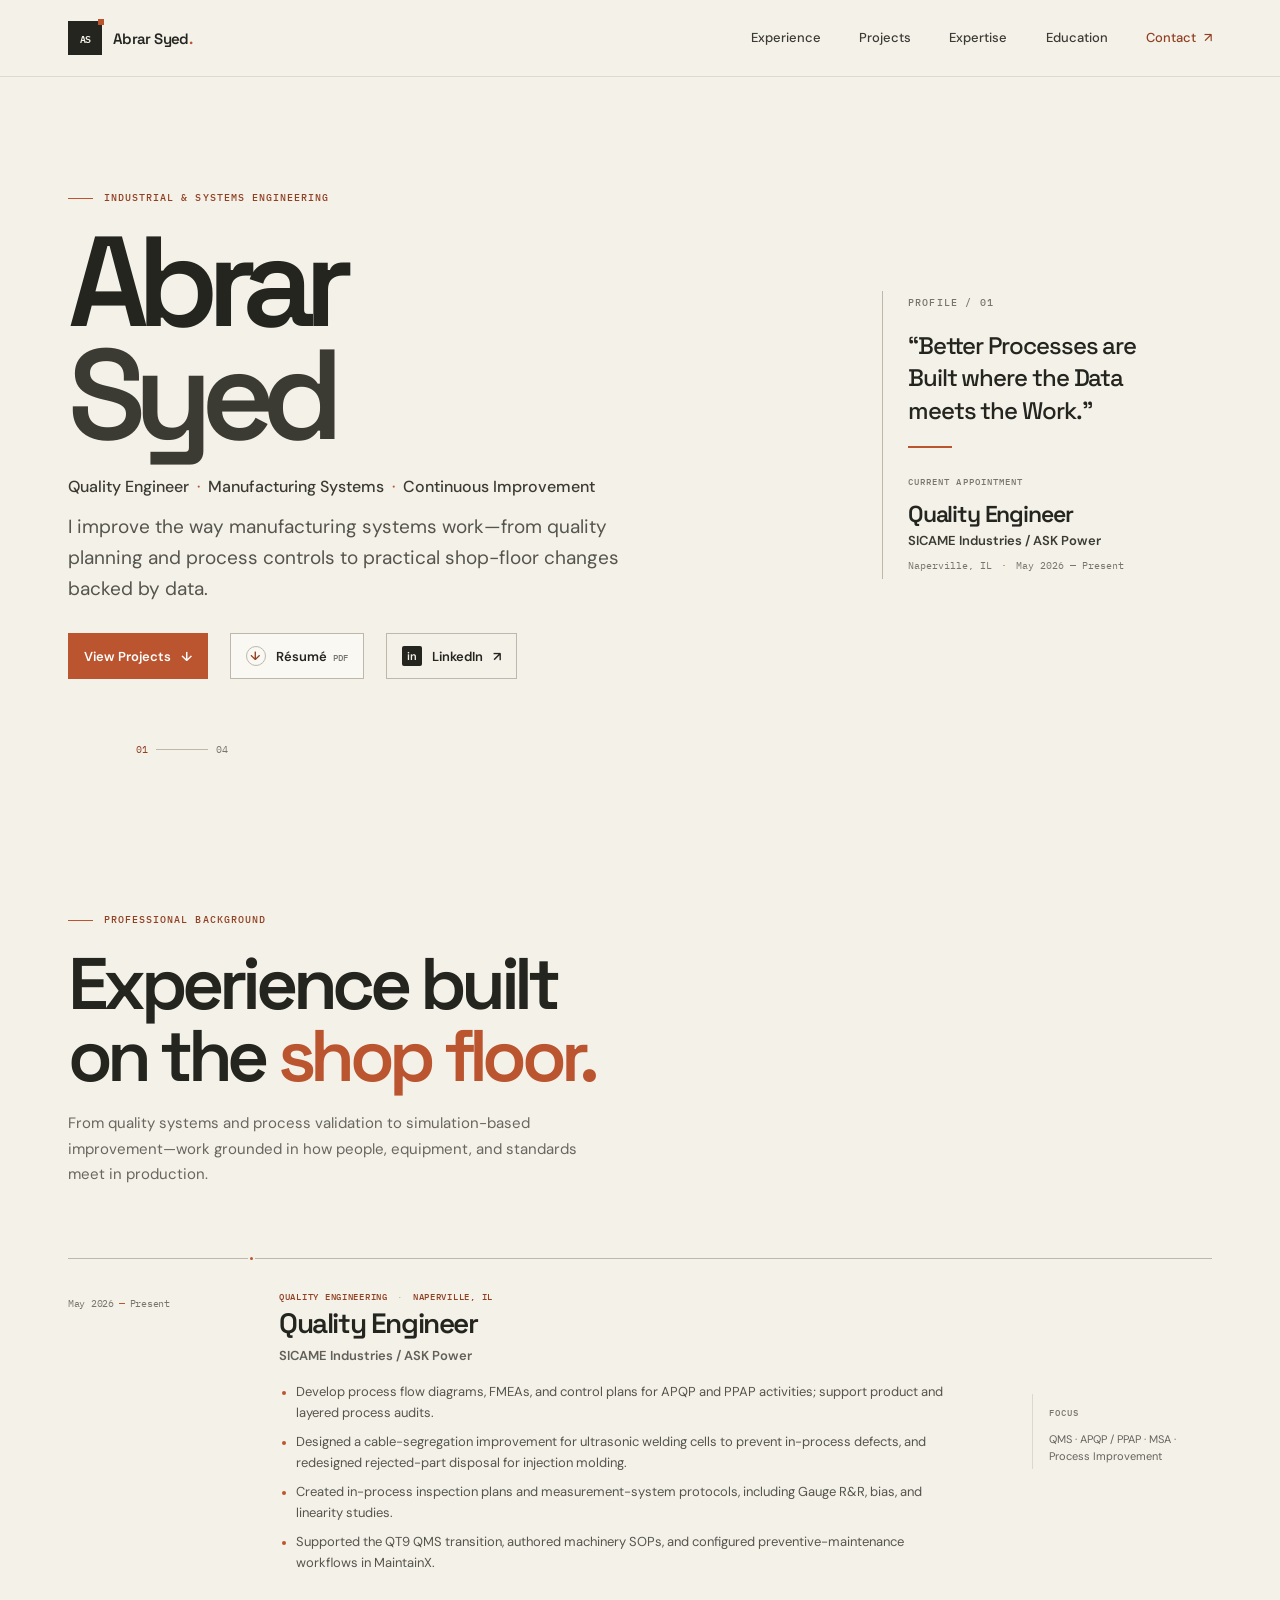
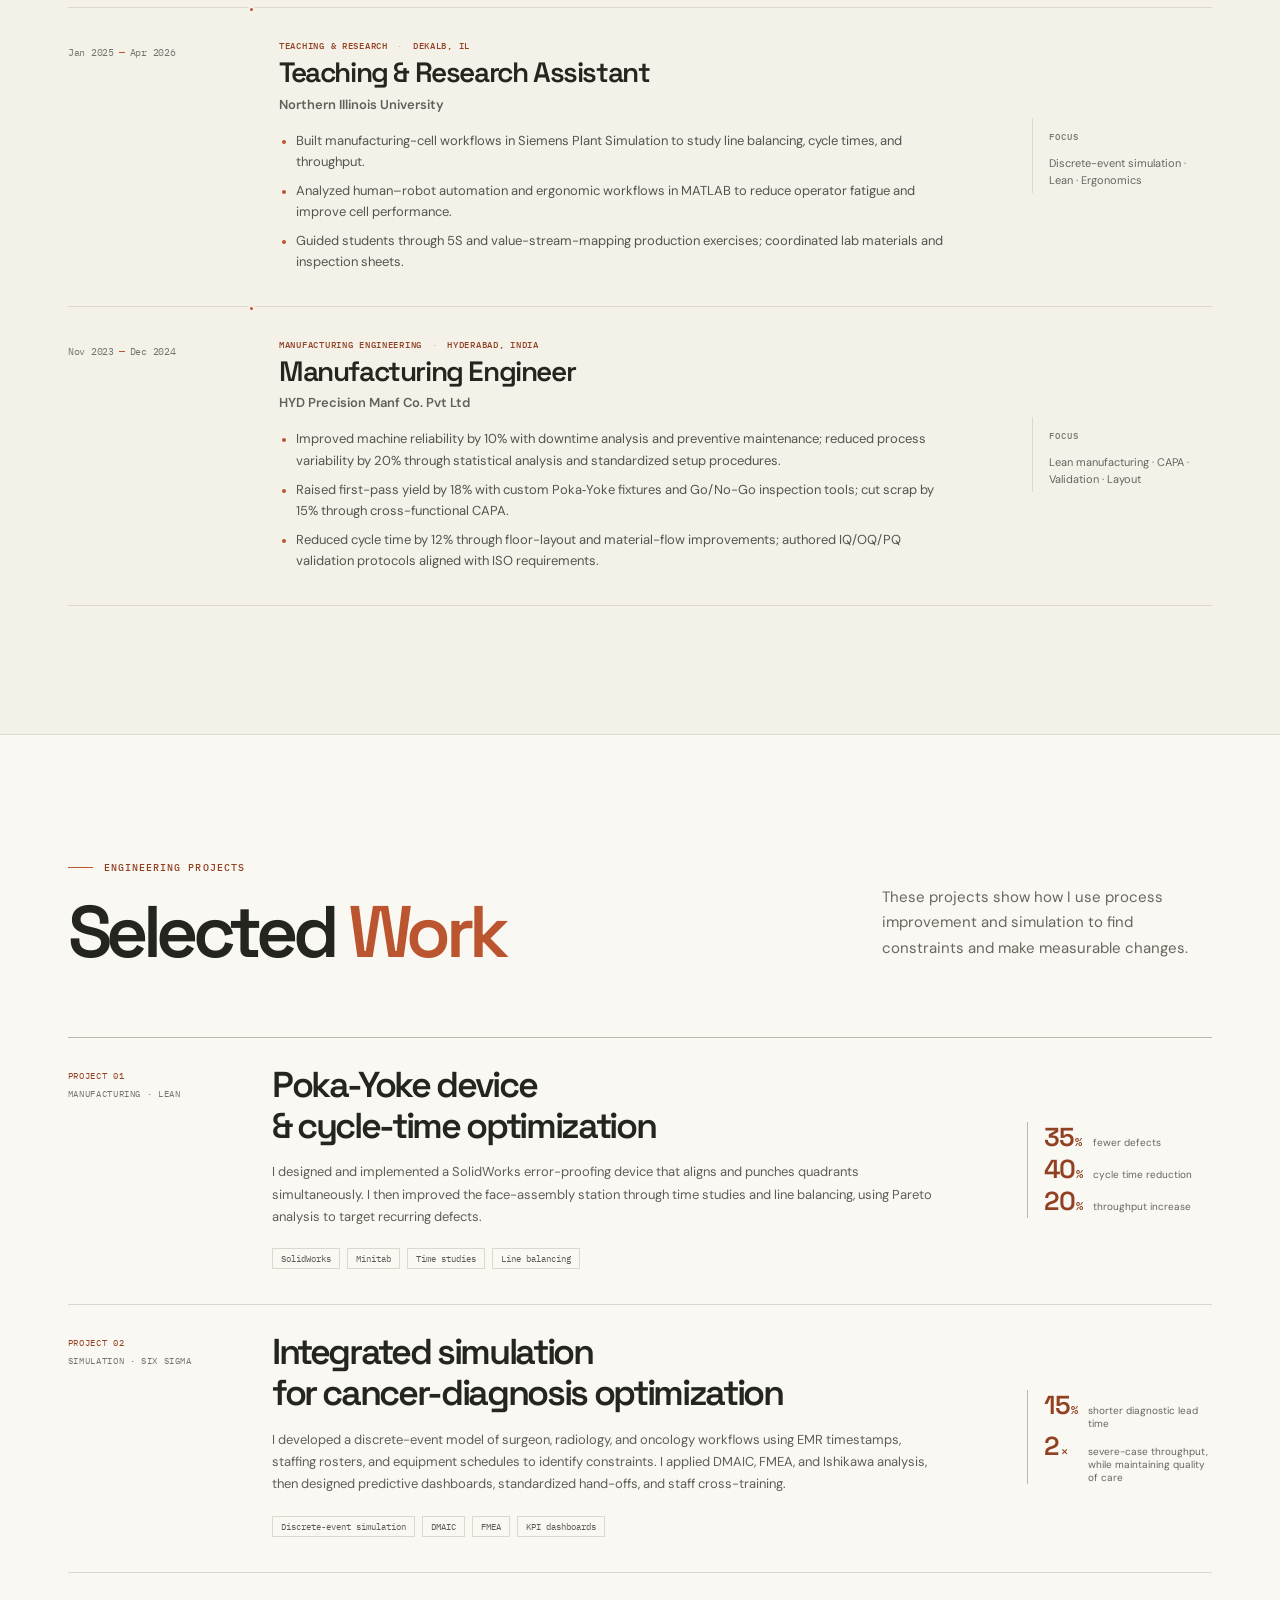
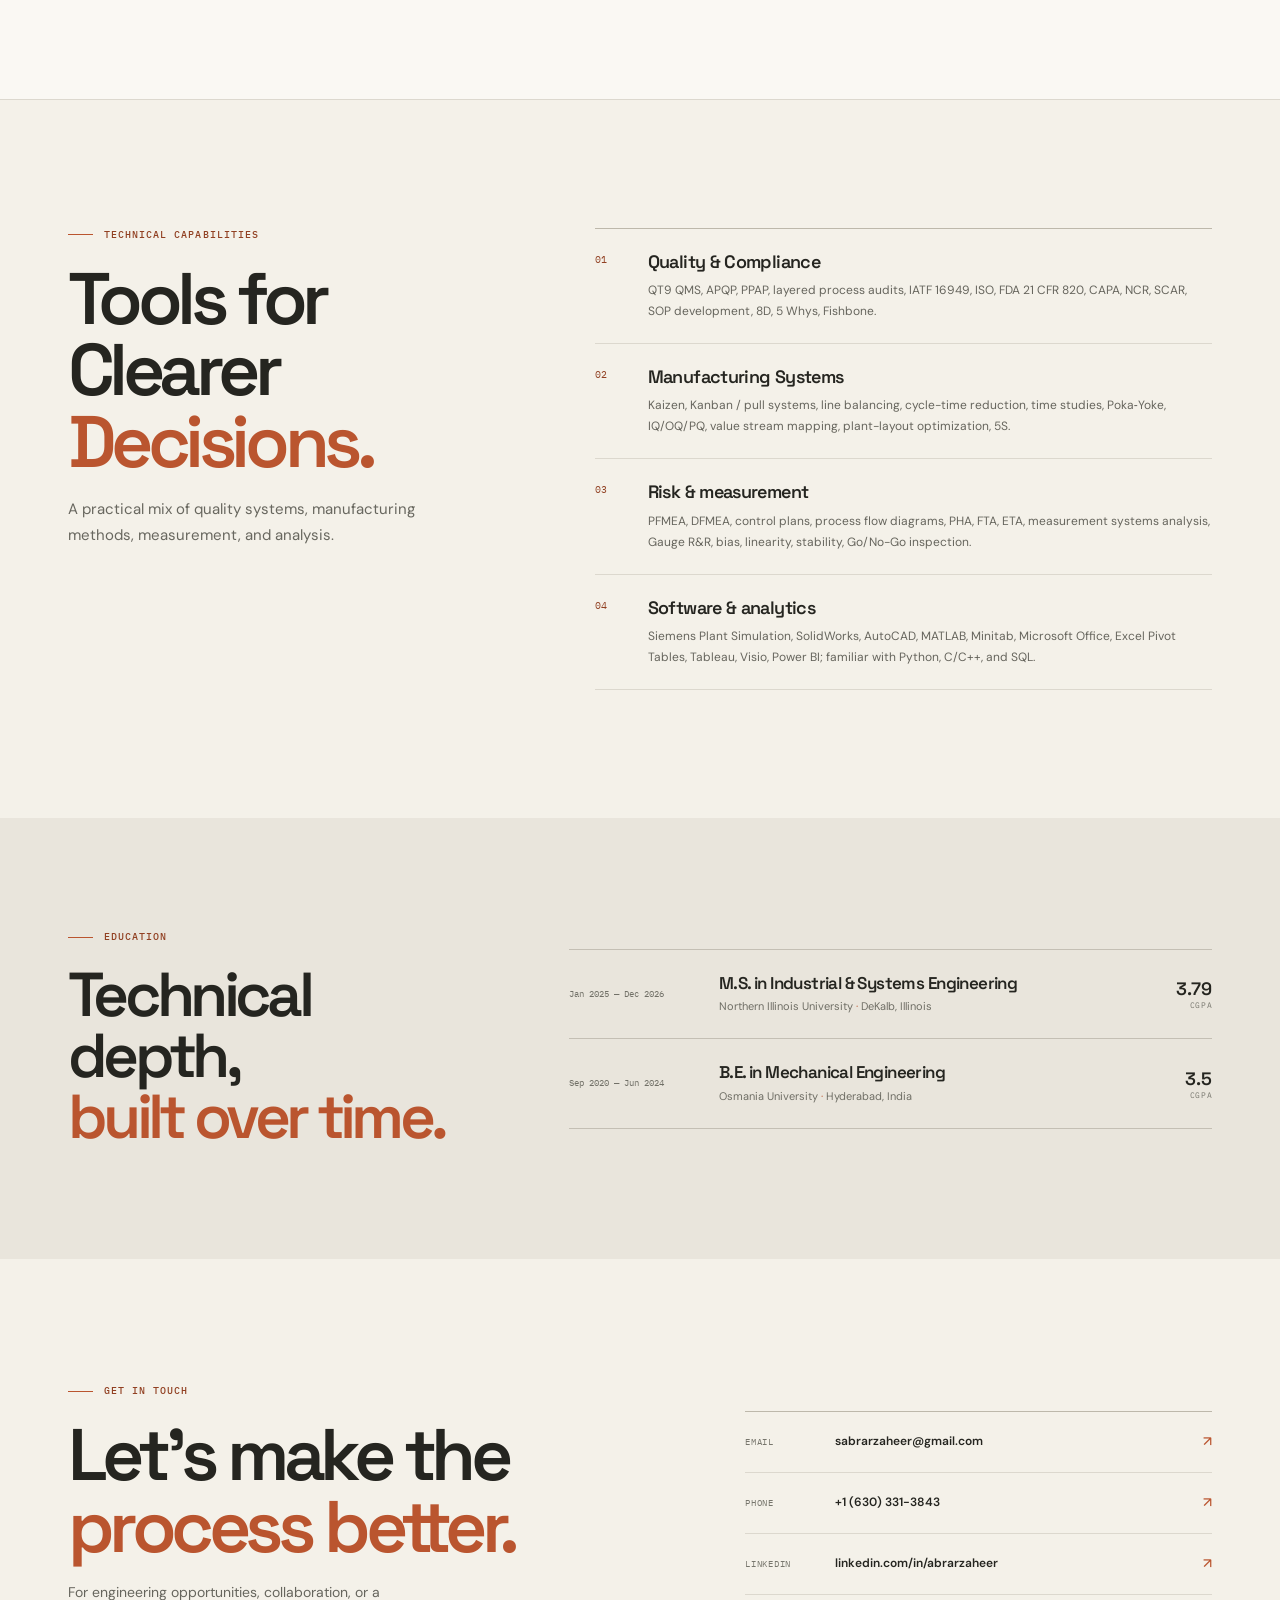
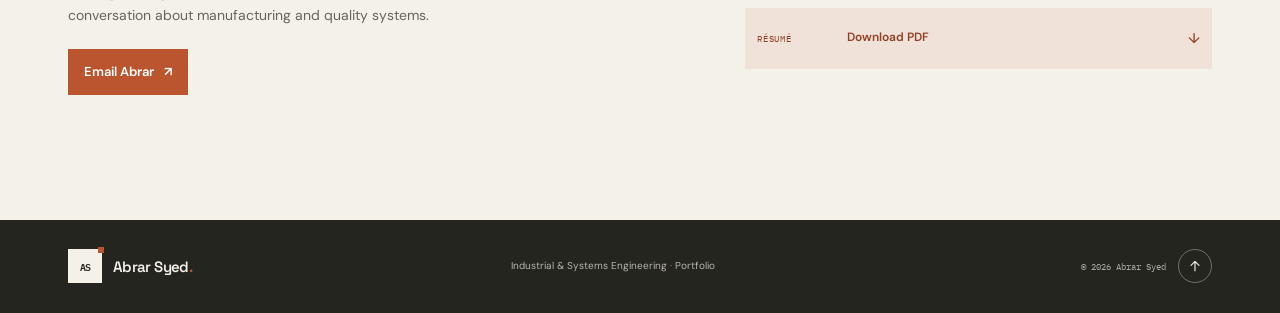
<file: index.html>
<!doctype html>
<html lang="en">
  <head>
    <meta charset="utf-8" />
    <meta name="viewport" content="width=device-width, initial-scale=1" />
    <meta name="theme-color" content="#f4f1e9" />
    <meta name="description" content="Abrar Syed is an industrial and systems engineer focused on quality engineering, manufacturing improvement, and simulation." />
    <meta name="author" content="Abrar Syed" />
    <meta property="og:title" content="Abrar Syed" />
    <meta property="og:description" content="Engineering portfolio of Abrar Syed." />
    <meta property="og:type" content="website" />
    <title>Abrar Syed</title>
    <link rel="icon" type="image/svg+xml" href="/favicon.svg" />
    <link rel="preconnect" href="https://fonts.googleapis.com" />
    <link rel="preconnect" href="https://fonts.gstatic.com" crossorigin />
    <link href="https://fonts.googleapis.com/css2?family=DM+Sans:wght@400;500;600;700&family=IBM+Plex+Mono:wght@400;500;600&family=Space+Grotesk:wght@400;500;600;700&display=swap" rel="stylesheet" />
    <link rel="stylesheet" href="./styles.css" />
    <script type="application/ld+json">
      {
        "@context": "https://schema.org",
        "@type": "Person",
        "name": "Abrar Syed",
        "jobTitle": "Industrial & Systems Engineer",
        "email": "mailto:sabrarzaheer@gmail.com",
        "telephone": "+1-630-331-3843",
        "sameAs": ["https://www.linkedin.com/in/abrarzaheer/"]
      }
    </script>
    <script src="./app.js" defer></script>
  </head>
  <body>
    <a class="skip-link" href="#main">Skip to content</a>
    <header class="site-header">
      <div class="header-inner page-wrap">
        <a class="brand" href="#top" aria-label="Abrar Syed, home">
          <span class="brand-mark" aria-hidden="true"><span>AS</span></span>
          <span class="brand-name">Abrar Syed<span class="brand-period">.</span></span>
        </a>
        <button class="nav-toggle" type="button" aria-expanded="false" aria-controls="primary-nav" aria-label="Open navigation">
          <span></span><span></span>
        </button>
        <nav class="primary-nav" id="primary-nav" aria-label="Primary navigation">
          <a href="#experience">Experience</a>
          <a href="#work">Projects</a>
          <a href="#expertise">Expertise</a>
          <a href="#education">Education</a>
          <a class="nav-contact" href="#contact">Contact <span aria-hidden="true">↗</span></a>
        </nav>
      </div>
    </header>

    <main id="main">
      <section class="hero page-wrap" id="top" aria-labelledby="hero-title">
        <div class="hero-copy reveal">
          <p class="eyebrow"><span class="eyebrow-line" aria-hidden="true"></span> Industrial &amp; Systems Engineering</p>
          <h1 id="hero-title">Abrar<br /><span>Syed</span></h1>
          <p class="hero-role">Quality Engineer <span>·</span> Manufacturing Systems <span>·</span> Continuous Improvement</p>
          <p class="hero-summary">I improve the way manufacturing systems work—from quality planning and process controls to practical shop-floor changes backed by data.</p>
          <div class="hero-actions">
            <a class="button button-primary" href="#work">View Projects <span aria-hidden="true">↓</span></a>
            <a class="button button-outline" href="/manus-storage/pasted_file_0Fr6rG_AbrarSyedResume_a4d6f7fe.pdf" download="Abrar-Syed-Resume.pdf"><span class="button-icon" aria-hidden="true">↓</span><span>Résumé <small>PDF</small></span></a>
            <a class="button button-linkedin" href="https://www.linkedin.com/in/abrarzaheer/" target="_blank" rel="noopener noreferrer"><span class="linkedin-mark" aria-hidden="true">in</span><span>LinkedIn</span><span aria-hidden="true">↗</span></a>
          </div>
        </div>
        <aside class="hero-aside reveal" aria-label="Professional focus">
          <div class="aside-index">PROFILE / 01</div>
          <p class="aside-quote">“Better Processes are Built where the Data meets the Work.”</p>
          <div class="aside-rule" aria-hidden="true"></div>
          <div class="current-role">
            <span class="current-label">Current Appointment</span>
            <h2>Quality Engineer</h2>
            <p class="current-company">SICAME Industries / ASK Power</p>
            <p class="current-meta">Naperville, IL <span>·</span> May 2026 — Present</p>
          </div>
        </aside>
        <div class="hero-index" aria-hidden="true"><span>01</span><span class="index-line"></span><span>04</span></div>
      </section>

      <section class="section page-wrap" id="experience" aria-labelledby="experience-title">
        <div class="section-heading reveal">
          <p class="eyebrow"><span class="eyebrow-line" aria-hidden="true"></span> Professional background</p>
          <h2 id="experience-title">Experience built<br />on the <em>shop floor.</em></h2>
          <p class="section-intro">From quality systems and process validation to simulation-based improvement—work grounded in how people, equipment, and standards meet in production.</p>
        </div>
        <div class="timeline">
          <article class="role-entry reveal">
            <div class="role-date"><span>May 2026</span><span class="date-dash">—</span><span>Present</span><span class="role-marker" aria-hidden="true"></span></div>
            <div class="role-content">
              <p class="role-kicker">Quality engineering <span>·</span> Naperville, IL</p>
              <h3>Quality Engineer</h3>
              <p class="role-company">SICAME Industries / ASK Power</p>
              <ul class="detail-list">
                <li>Develop process flow diagrams, FMEAs, and control plans for APQP and PPAP activities; support product and layered process audits.</li>
                <li>Designed a cable-segregation improvement for ultrasonic welding cells to prevent in-process defects, and redesigned rejected-part disposal for injection molding.</li>
                <li>Created in-process inspection plans and measurement-system protocols, including Gauge R&amp;R, bias, and linearity studies.</li>
                <li>Supported the QT9 QMS transition, authored machinery SOPs, and configured preventive-maintenance workflows in MaintainX.</li>
              </ul>
            </div>
            <div class="role-side"><span class="side-label">Focus</span><p>QMS · APQP / PPAP · MSA · Process Improvement</p></div>
          </article>
          <article class="role-entry reveal">
            <div class="role-date"><span>Jan 2025</span><span class="date-dash">—</span><span>Apr 2026</span><span class="role-marker" aria-hidden="true"></span></div>
            <div class="role-content">
              <p class="role-kicker">Teaching &amp; research <span>·</span> DeKalb, IL</p>
              <h3>Teaching &amp; Research Assistant</h3>
              <p class="role-company">Northern Illinois University</p>
              <ul class="detail-list">
                <li>Built manufacturing-cell workflows in Siemens Plant Simulation to study line balancing, cycle times, and throughput.</li>
                <li>Analyzed human–robot automation and ergonomic workflows in MATLAB to reduce operator fatigue and improve cell performance.</li>
                <li>Guided students through 5S and value-stream-mapping production exercises; coordinated lab materials and inspection sheets.</li>
              </ul>
            </div>
            <div class="role-side"><span class="side-label">Focus</span><p>Discrete-event simulation · Lean · Ergonomics</p></div>
          </article>
          <article class="role-entry reveal">
            <div class="role-date"><span>Nov 2023</span><span class="date-dash">—</span><span>Dec 2024</span><span class="role-marker" aria-hidden="true"></span></div>
            <div class="role-content">
              <p class="role-kicker">Manufacturing engineering <span>·</span> Hyderabad, India</p>
              <h3>Manufacturing Engineer</h3>
              <p class="role-company">HYD Precision Manf Co. Pvt Ltd</p>
              <ul class="detail-list">
                <li>Improved machine reliability by 10% with downtime analysis and preventive maintenance; reduced process variability by 20% through statistical analysis and standardized setup procedures.</li>
                <li>Raised first-pass yield by 18% with custom Poka‑Yoke fixtures and Go/No-Go inspection tools; cut scrap by 15% through cross-functional CAPA.</li>
                <li>Reduced cycle time by 12% through floor-layout and material-flow improvements; authored IQ/OQ/PQ validation protocols aligned with ISO requirements.</li>
              </ul>
            </div>
            <div class="role-side"><span class="side-label">Focus</span><p>Lean manufacturing · CAPA · Validation · Layout</p></div>
          </article>
        </div>
      </section>

      <section class="work-section" id="work" aria-labelledby="work-title">
        <div class="page-wrap">
          <div class="section-heading section-heading-wide reveal">
            <div><p class="eyebrow"><span class="eyebrow-line" aria-hidden="true"></span> Engineering Projects</p><h2 id="work-title">Selected <em>Work</em></h2></div>
            <p class="section-intro">These projects show how I use process improvement and simulation to find constraints and make measurable changes.</p>
          </div>
          <div class="project-list">
            <article class="project-card reveal">
              <div class="project-meta"><span>PROJECT 01</span><span>Manufacturing · Lean</span></div>
              <div class="project-main">
                <h3>Poka‑Yoke device<br />&amp; cycle-time optimization</h3>
                <p>I designed and implemented a SolidWorks error-proofing device that aligns and punches quadrants simultaneously. I then improved the face-assembly station through time studies and line balancing, using Pareto analysis to target recurring defects.</p>
                <div class="project-tools"><span>SolidWorks</span><span>Minitab</span><span>Time studies</span><span>Line balancing</span></div>
              </div>
              <div class="project-result"><strong>35<span>%</span></strong><p>fewer defects</p><strong>40<span>%</span></strong><p>cycle time reduction</p><strong>20<span>%</span></strong><p>throughput increase</p></div>
            </article>
            <article class="project-card reveal">
              <div class="project-meta"><span>PROJECT 02</span><span>Simulation · Six Sigma</span></div>
              <div class="project-main">
                <h3>Integrated simulation<br />for cancer-diagnosis optimization</h3>
                <p>I developed a discrete-event model of surgeon, radiology, and oncology workflows using EMR timestamps, staffing rosters, and equipment schedules to identify constraints. I applied DMAIC, FMEA, and Ishikawa analysis, then designed predictive dashboards, standardized hand-offs, and staff cross-training.</p>
                <div class="project-tools"><span>Discrete-event simulation</span><span>DMAIC</span><span>FMEA</span><span>KPI dashboards</span></div>
              </div>
              <div class="project-result"><strong>15<span>%</span></strong><p>shorter diagnostic lead time</p><strong>2<span>×</span></strong><p>severe-case throughput, while maintaining quality of care</p></div>
            </article>
          </div>
        </div>
      </section>

      <section class="section page-wrap expertise-section" id="expertise" aria-labelledby="expertise-title">
        <div class="section-heading reveal">
          <p class="eyebrow"><span class="eyebrow-line" aria-hidden="true"></span> Technical capabilities</p>
          <h2 id="expertise-title">Tools for Clearer<br /><em>Decisions.</em></h2>
          <p class="section-intro">A practical mix of quality systems, manufacturing methods, measurement, and analysis.</p>
        </div>
        <div class="expertise-groups">
          <article class="expertise-card reveal"><span class="group-number">01</span><div><h3>Quality &amp; Compliance</h3><p>QT9 QMS, APQP, PPAP, layered process audits, IATF 16949, ISO, FDA 21 CFR 820, CAPA, NCR, SCAR, SOP development, 8D, 5 Whys, Fishbone.</p></div></article>
          <article class="expertise-card reveal"><span class="group-number">02</span><div><h3>Manufacturing Systems</h3><p>Kaizen, Kanban / pull systems, line balancing, cycle-time reduction, time studies, Poka‑Yoke, IQ/OQ/PQ, value stream mapping, plant-layout optimization, 5S.</p></div></article>
          <article class="expertise-card reveal"><span class="group-number">03</span><div><h3>Risk &amp; measurement</h3><p>PFMEA, DFMEA, control plans, process flow diagrams, PHA, FTA, ETA, measurement systems analysis, Gauge R&amp;R, bias, linearity, stability, Go/No-Go inspection.</p></div></article>
          <article class="expertise-card reveal"><span class="group-number">04</span><div><h3>Software &amp; analytics</h3><p>Siemens Plant Simulation, SolidWorks, AutoCAD, MATLAB, Minitab, Microsoft Office, Excel Pivot Tables, Tableau, Visio, Power BI; familiar with Python, C/C++, and SQL.</p></div></article>
        </div>
      </section>

      <section class="education-section" id="education" aria-labelledby="education-title">
        <div class="page-wrap education-inner">
          <div class="section-heading reveal"><p class="eyebrow"><span class="eyebrow-line" aria-hidden="true"></span> Education</p><h2 id="education-title">Technical depth,<br /><em>built over time.</em></h2></div>
          <div class="education-list">
            <article class="education-item reveal"><div class="education-date">Jan 2025 — Dec 2026</div><div><h3>M.S. in Industrial &amp; Systems Engineering</h3><p>Northern Illinois University <span>·</span> DeKalb, Illinois</p></div><strong>3.79 <small>CGPA</small></strong></article>
            <article class="education-item reveal"><div class="education-date">Sep 2020 — Jun 2024</div><div><h3>B.E. in Mechanical Engineering</h3><p>Osmania University <span>·</span> Hyderabad, India</p></div><strong>3.5 <small>CGPA</small></strong></article>
          </div>
        </div>
      </section>

      <section class="contact-section page-wrap" id="contact" aria-labelledby="contact-title">
        <div class="contact-copy reveal"><p class="eyebrow"><span class="eyebrow-line" aria-hidden="true"></span> Get in touch</p><h2 id="contact-title">Let’s make the<br /><em>process better.</em></h2><p>For engineering opportunities, collaboration, or a conversation about manufacturing and quality systems.</p><a class="button button-primary" href="mailto:sabrarzaheer@gmail.com">Email Abrar <span aria-hidden="true">↗</span></a></div>
        <div class="contact-details reveal">
          <a href="mailto:sabrarzaheer@gmail.com"><span>Email</span><strong>sabrarzaheer@gmail.com</strong><b aria-hidden="true">↗</b></a>
          <a href="tel:+16303313843"><span>Phone</span><strong>+1 (630) 331-3843</strong><b aria-hidden="true">↗</b></a>
          <a href="https://www.linkedin.com/in/abrarzaheer/" target="_blank" rel="noopener noreferrer"><span>LinkedIn</span><strong>linkedin.com/in/abrarzaheer</strong><b aria-hidden="true">↗</b></a>
          <a class="resume-row" href="/manus-storage/pasted_file_0Fr6rG_AbrarSyedResume_a4d6f7fe.pdf" download="Abrar-Syed-Resume.pdf"><span>Résumé</span><strong>Download PDF</strong><b aria-hidden="true">↓</b></a>
        </div>
      </section>
    </main>

    <footer class="site-footer">
      <div class="page-wrap footer-inner"><a class="brand footer-brand" href="#top"><span class="brand-mark" aria-hidden="true"><span>AS</span></span><span class="brand-name">Abrar Syed<span class="brand-period">.</span></span></a><p>Industrial &amp; Systems Engineering <span>·</span> Portfolio</p><div class="footer-actions"><small>© <span id="year">2026</span> Abrar Syed</small><a href="#top" class="back-top" aria-label="Back to top"><svg viewBox="0 0 24 24" aria-hidden="true"><path d="M12 19V5m-6 6 6-6 6 6" fill="none" stroke="currentColor" stroke-width="1.7" stroke-linecap="round" stroke-linejoin="round"/></svg></a></div></div>
    </footer>
  </body>
</html>
</file>
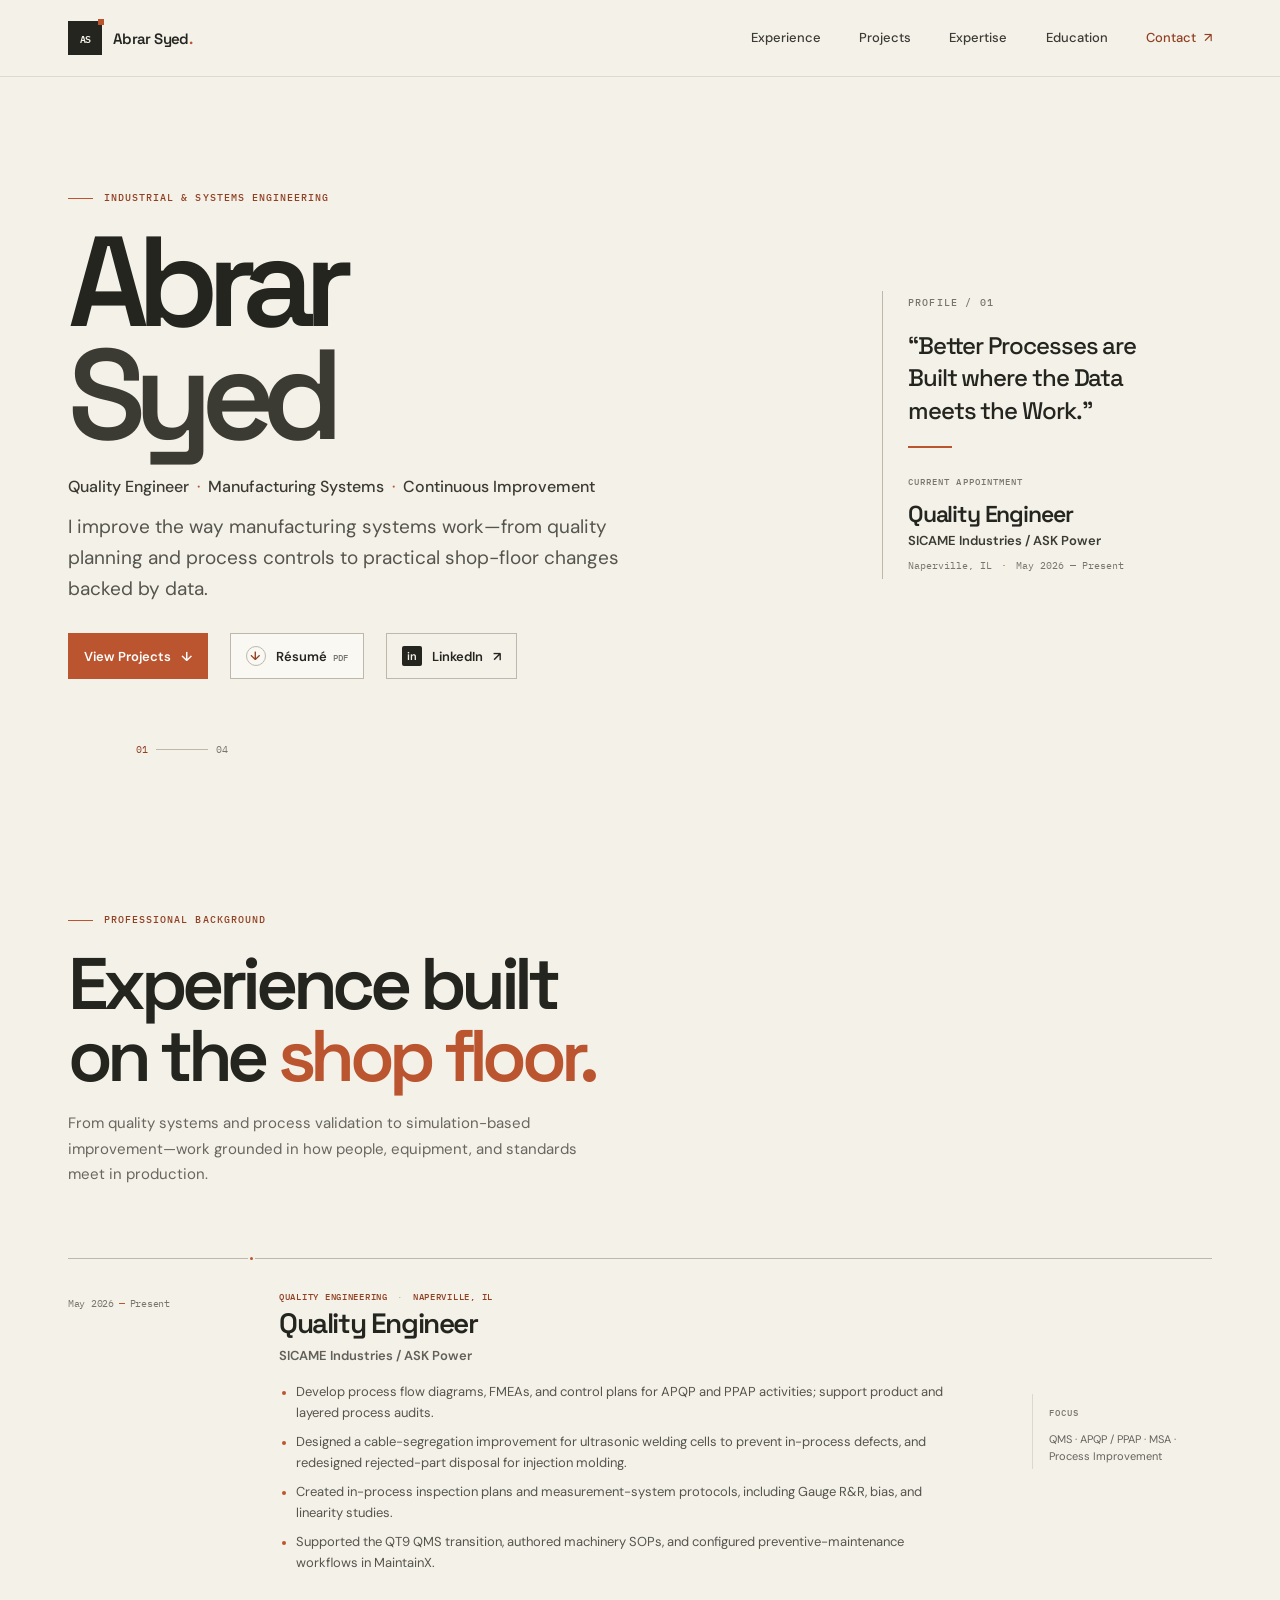
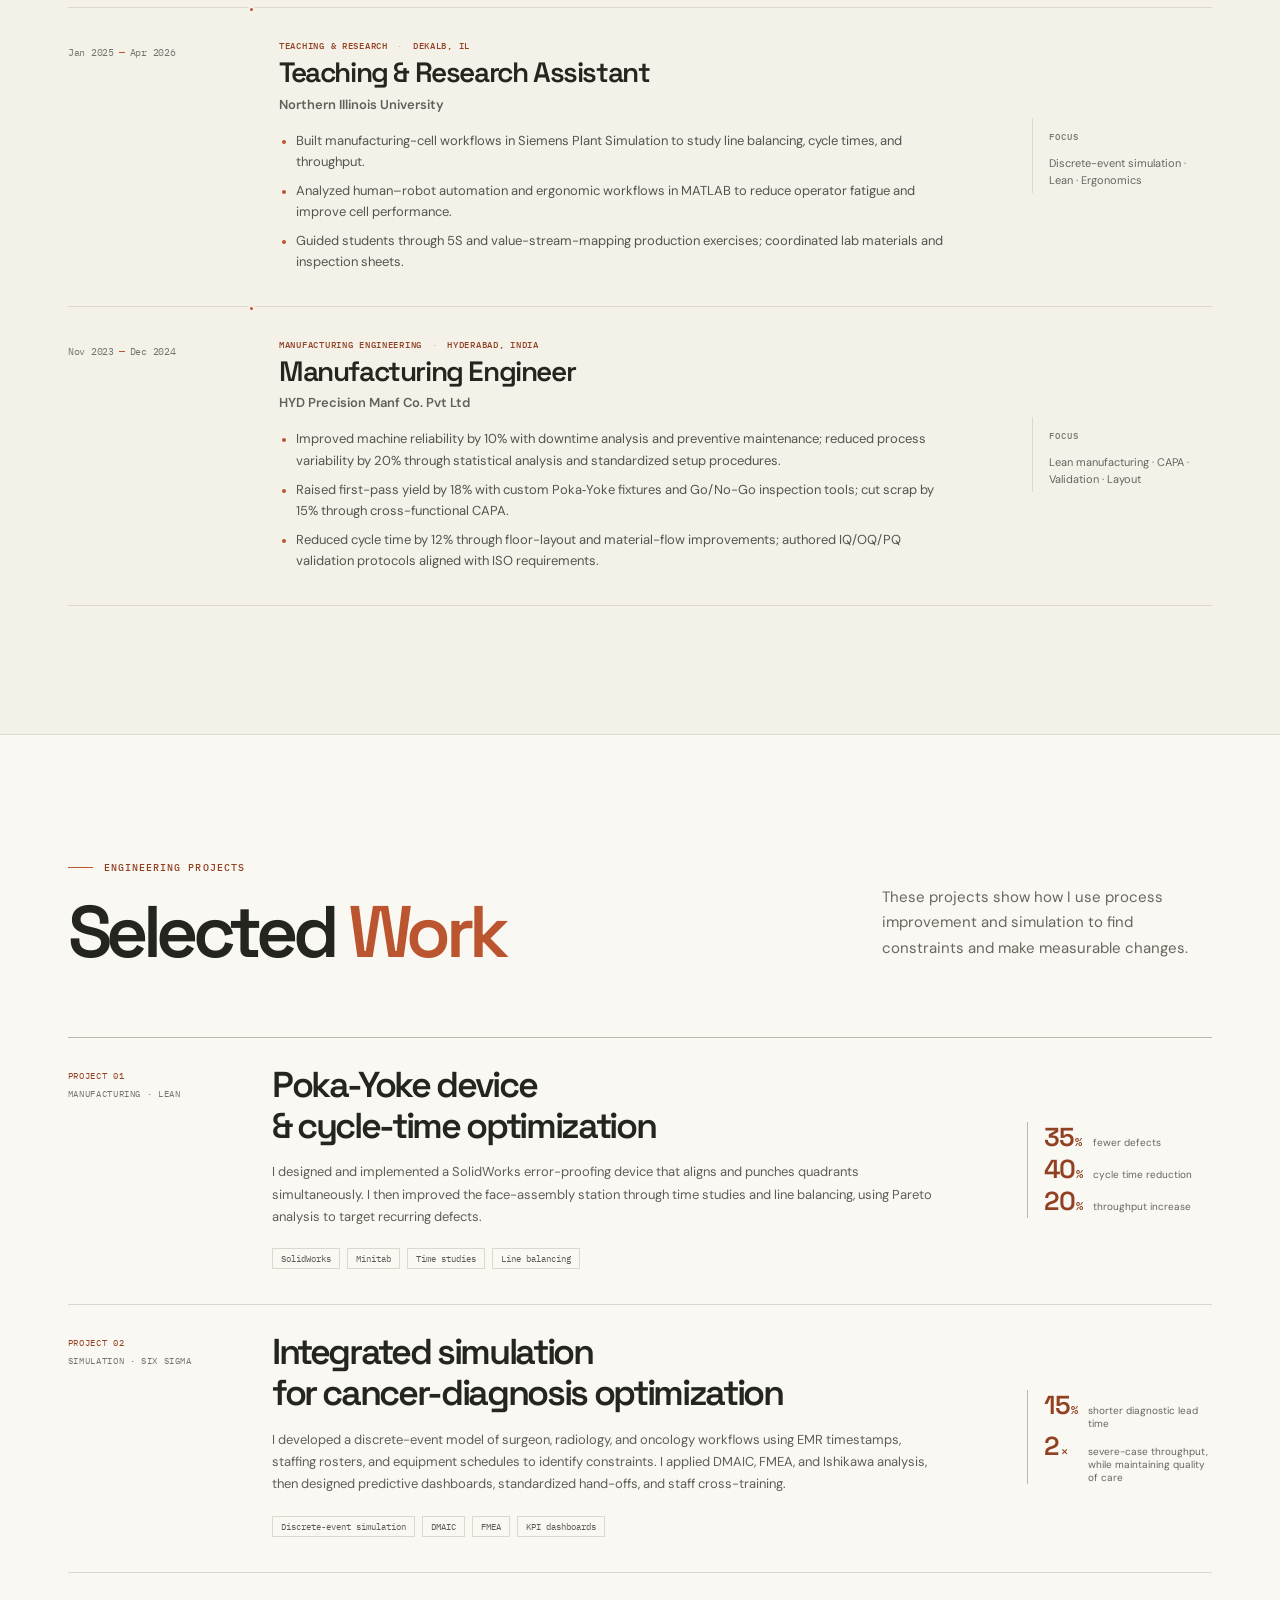
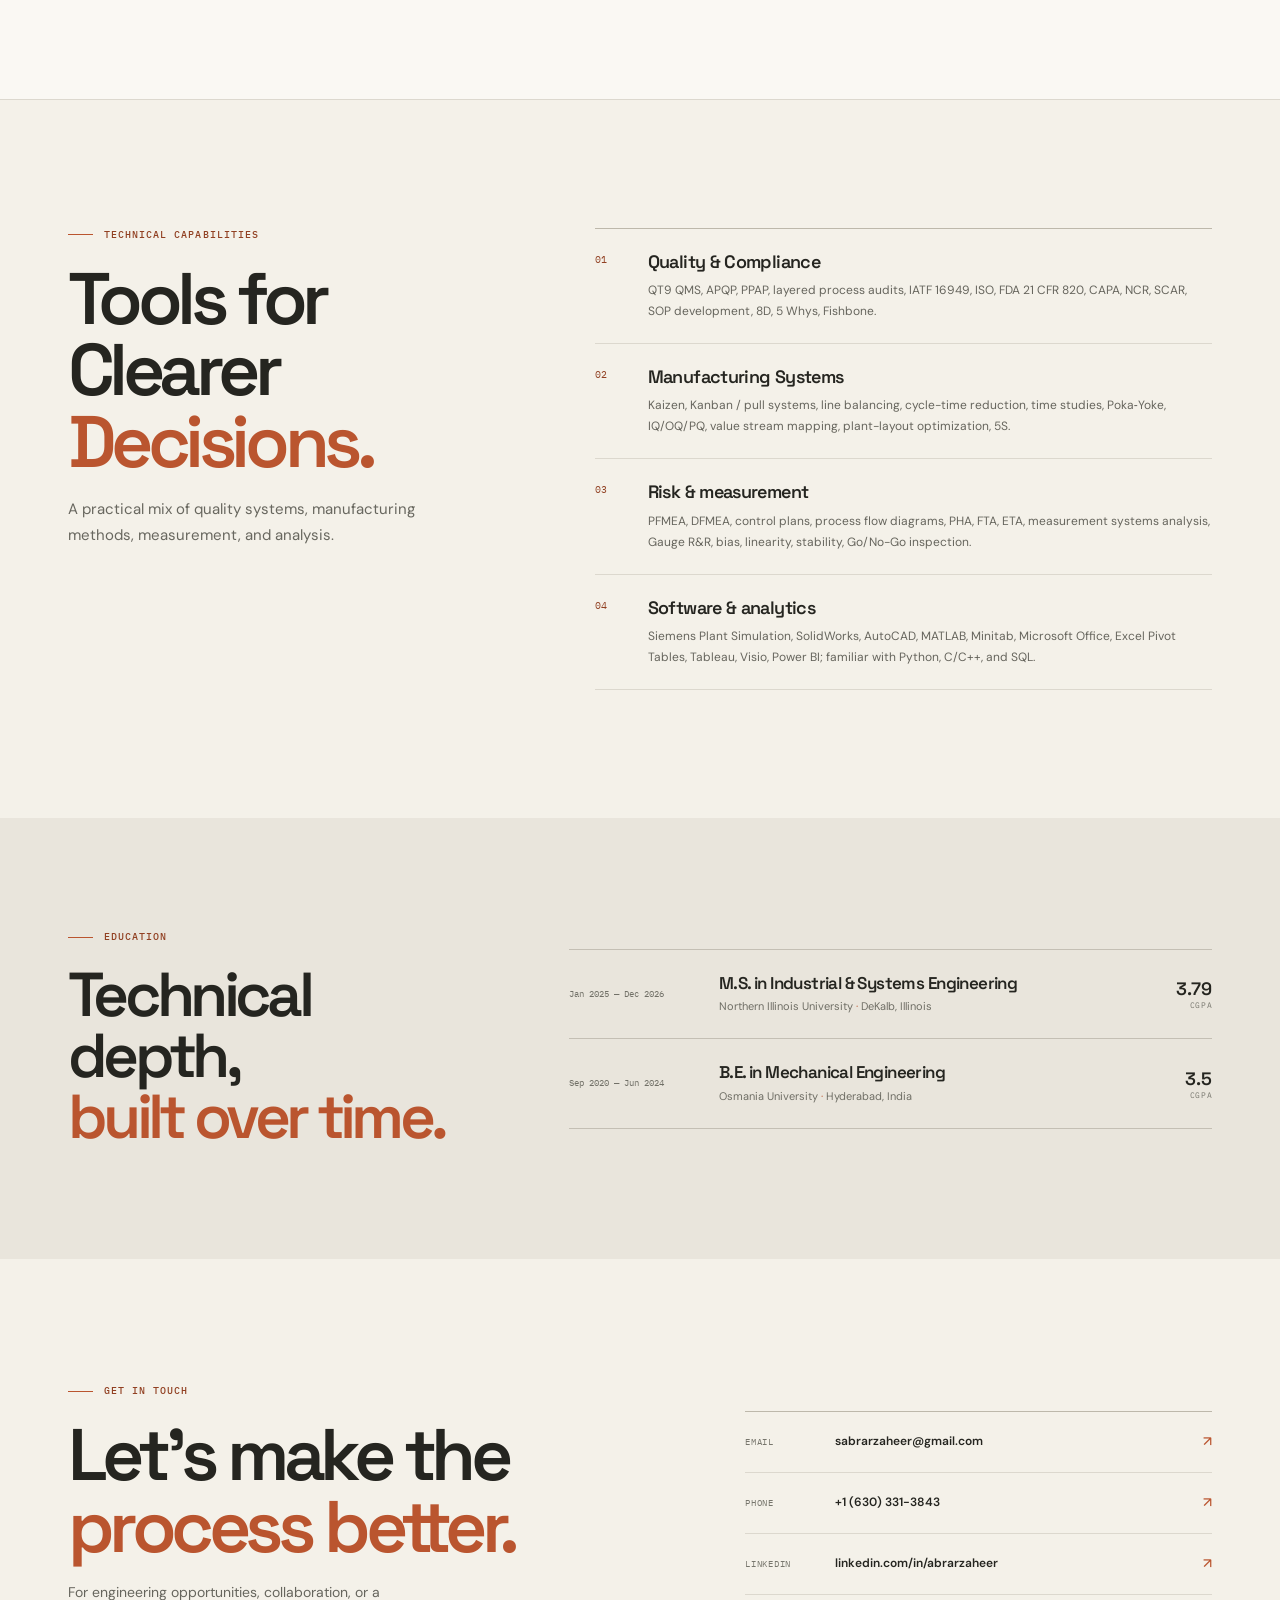
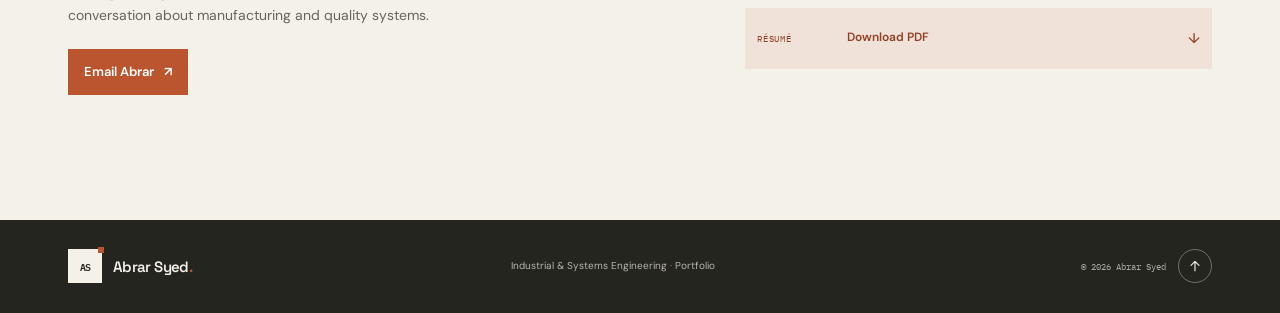
<file: public/index.html>
<!doctype html>
<html lang="en">
  <head>
    <meta charset="utf-8" />
    <meta name="viewport" content="width=device-width, initial-scale=1" />
    <meta name="theme-color" content="#f4f1e9" />
    <meta name="description" content="Abrar Syed is an industrial and systems engineer focused on quality engineering, manufacturing improvement, and simulation." />
    <meta name="author" content="Abrar Syed" />
    <meta property="og:title" content="Abrar Syed" />
    <meta property="og:description" content="Engineering portfolio of Abrar Syed." />
    <meta property="og:type" content="website" />
    <title>Abrar Syed</title>
    <link rel="icon" type="image/svg+xml" href="/favicon.svg" />
    <link rel="preconnect" href="https://fonts.googleapis.com" />
    <link rel="preconnect" href="https://fonts.gstatic.com" crossorigin />
    <link href="https://fonts.googleapis.com/css2?family=DM+Sans:wght@400;500;600;700&family=IBM+Plex+Mono:wght@400;500;600&family=Space+Grotesk:wght@400;500;600;700&display=swap" rel="stylesheet" />
    <link rel="stylesheet" href="/styles.css" />
    <script type="application/ld+json">
      {
        "@context": "https://schema.org",
        "@type": "Person",
        "name": "Abrar Syed",
        "jobTitle": "Industrial & Systems Engineer",
        "email": "mailto:sabrarzaheer@gmail.com",
        "telephone": "+1-630-331-3843",
        "sameAs": ["https://www.linkedin.com/in/abrarzaheer/"]
      }
    </script>
    <script src="/app.js" defer></script>
  </head>
  <body>
    <a class="skip-link" href="#main">Skip to content</a>
    <header class="site-header">
      <div class="header-inner page-wrap">
        <a class="brand" href="#top" aria-label="Abrar Syed, home">
          <span class="brand-mark" aria-hidden="true"><span>AS</span></span>
          <span class="brand-name">Abrar Syed<span class="brand-period">.</span></span>
        </a>
        <button class="nav-toggle" type="button" aria-expanded="false" aria-controls="primary-nav" aria-label="Open navigation">
          <span></span><span></span>
        </button>
        <nav class="primary-nav" id="primary-nav" aria-label="Primary navigation">
          <a href="#experience">Experience</a>
          <a href="#work">Projects</a>
          <a href="#expertise">Expertise</a>
          <a href="#education">Education</a>
          <a class="nav-contact" href="#contact">Contact <span aria-hidden="true">↗</span></a>
        </nav>
      </div>
    </header>

    <main id="main">
      <section class="hero page-wrap" id="top" aria-labelledby="hero-title">
        <div class="hero-copy reveal">
          <p class="eyebrow"><span class="eyebrow-line" aria-hidden="true"></span> Industrial &amp; Systems Engineering</p>
          <h1 id="hero-title">Abrar<br /><span>Syed</span></h1>
          <p class="hero-role">Quality Engineer <span>·</span> Manufacturing Systems <span>·</span> Continuous Improvement</p>
          <p class="hero-summary">I improve the way manufacturing systems work—from quality planning and process controls to practical shop-floor changes backed by data.</p>
          <div class="hero-actions">
            <a class="button button-primary" href="#work">View Projects <span aria-hidden="true">↓</span></a>
            <a class="button button-outline" href="/manus-storage/pasted_file_0Fr6rG_AbrarSyedResume_a4d6f7fe.pdf" download="Abrar-Syed-Resume.pdf"><span class="button-icon" aria-hidden="true">↓</span><span>Résumé <small>PDF</small></span></a>
            <a class="button button-linkedin" href="https://www.linkedin.com/in/abrarzaheer/" target="_blank" rel="noopener noreferrer"><span class="linkedin-mark" aria-hidden="true">in</span><span>LinkedIn</span><span aria-hidden="true">↗</span></a>
          </div>
        </div>
        <aside class="hero-aside reveal" aria-label="Professional focus">
          <div class="aside-index">PROFILE / 01</div>
          <p class="aside-quote">“Better Processes are Built where the Data meets the Work.”</p>
          <div class="aside-rule" aria-hidden="true"></div>
          <div class="current-role">
            <span class="current-label">Current Appointment</span>
            <h2>Quality Engineer</h2>
            <p class="current-company">SICAME Industries / ASK Power</p>
            <p class="current-meta">Naperville, IL <span>·</span> May 2026 — Present</p>
          </div>
        </aside>
        <div class="hero-index" aria-hidden="true"><span>01</span><span class="index-line"></span><span>04</span></div>
      </section>

      <section class="section page-wrap" id="experience" aria-labelledby="experience-title">
        <div class="section-heading reveal">
          <p class="eyebrow"><span class="eyebrow-line" aria-hidden="true"></span> Professional background</p>
          <h2 id="experience-title">Experience built<br />on the <em>shop floor.</em></h2>
          <p class="section-intro">From quality systems and process validation to simulation-based improvement—work grounded in how people, equipment, and standards meet in production.</p>
        </div>
        <div class="timeline">
          <article class="role-entry reveal">
            <div class="role-date"><span>May 2026</span><span class="date-dash">—</span><span>Present</span><span class="role-marker" aria-hidden="true"></span></div>
            <div class="role-content">
              <p class="role-kicker">Quality engineering <span>·</span> Naperville, IL</p>
              <h3>Quality Engineer</h3>
              <p class="role-company">SICAME Industries / ASK Power</p>
              <ul class="detail-list">
                <li>Develop process flow diagrams, FMEAs, and control plans for APQP and PPAP activities; support product and layered process audits.</li>
                <li>Designed a cable-segregation improvement for ultrasonic welding cells to prevent in-process defects, and redesigned rejected-part disposal for injection molding.</li>
                <li>Created in-process inspection plans and measurement-system protocols, including Gauge R&amp;R, bias, and linearity studies.</li>
                <li>Supported the QT9 QMS transition, authored machinery SOPs, and configured preventive-maintenance workflows in MaintainX.</li>
              </ul>
            </div>
            <div class="role-side"><span class="side-label">Focus</span><p>QMS · APQP / PPAP · MSA · Process Improvement</p></div>
          </article>
          <article class="role-entry reveal">
            <div class="role-date"><span>Jan 2025</span><span class="date-dash">—</span><span>Apr 2026</span><span class="role-marker" aria-hidden="true"></span></div>
            <div class="role-content">
              <p class="role-kicker">Teaching &amp; research <span>·</span> DeKalb, IL</p>
              <h3>Teaching &amp; Research Assistant</h3>
              <p class="role-company">Northern Illinois University</p>
              <ul class="detail-list">
                <li>Built manufacturing-cell workflows in Siemens Plant Simulation to study line balancing, cycle times, and throughput.</li>
                <li>Analyzed human–robot automation and ergonomic workflows in MATLAB to reduce operator fatigue and improve cell performance.</li>
                <li>Guided students through 5S and value-stream-mapping production exercises; coordinated lab materials and inspection sheets.</li>
              </ul>
            </div>
            <div class="role-side"><span class="side-label">Focus</span><p>Discrete-event simulation · Lean · Ergonomics</p></div>
          </article>
          <article class="role-entry reveal">
            <div class="role-date"><span>Nov 2023</span><span class="date-dash">—</span><span>Dec 2024</span><span class="role-marker" aria-hidden="true"></span></div>
            <div class="role-content">
              <p class="role-kicker">Manufacturing engineering <span>·</span> Hyderabad, India</p>
              <h3>Manufacturing Engineer</h3>
              <p class="role-company">HYD Precision Manf Co. Pvt Ltd</p>
              <ul class="detail-list">
                <li>Improved machine reliability by 10% with downtime analysis and preventive maintenance; reduced process variability by 20% through statistical analysis and standardized setup procedures.</li>
                <li>Raised first-pass yield by 18% with custom Poka‑Yoke fixtures and Go/No-Go inspection tools; cut scrap by 15% through cross-functional CAPA.</li>
                <li>Reduced cycle time by 12% through floor-layout and material-flow improvements; authored IQ/OQ/PQ validation protocols aligned with ISO requirements.</li>
              </ul>
            </div>
            <div class="role-side"><span class="side-label">Focus</span><p>Lean manufacturing · CAPA · Validation · Layout</p></div>
          </article>
        </div>
      </section>

      <section class="work-section" id="work" aria-labelledby="work-title">
        <div class="page-wrap">
          <div class="section-heading section-heading-wide reveal">
            <div><p class="eyebrow"><span class="eyebrow-line" aria-hidden="true"></span> Engineering Projects</p><h2 id="work-title">Selected <em>Work</em></h2></div>
            <p class="section-intro">These projects show how I use process improvement and simulation to find constraints and make measurable changes.</p>
          </div>
          <div class="project-list">
            <article class="project-card reveal">
              <div class="project-meta"><span>PROJECT 01</span><span>Manufacturing · Lean</span></div>
              <div class="project-main">
                <h3>Poka‑Yoke device<br />&amp; cycle-time optimization</h3>
                <p>I designed and implemented a SolidWorks error-proofing device that aligns and punches quadrants simultaneously. I then improved the face-assembly station through time studies and line balancing, using Pareto analysis to target recurring defects.</p>
                <div class="project-tools"><span>SolidWorks</span><span>Minitab</span><span>Time studies</span><span>Line balancing</span></div>
              </div>
              <div class="project-result"><strong>35<span>%</span></strong><p>fewer defects</p><strong>40<span>%</span></strong><p>cycle time reduction</p><strong>20<span>%</span></strong><p>throughput increase</p></div>
            </article>
            <article class="project-card reveal">
              <div class="project-meta"><span>PROJECT 02</span><span>Simulation · Six Sigma</span></div>
              <div class="project-main">
                <h3>Integrated simulation<br />for cancer-diagnosis optimization</h3>
                <p>I developed a discrete-event model of surgeon, radiology, and oncology workflows using EMR timestamps, staffing rosters, and equipment schedules to identify constraints. I applied DMAIC, FMEA, and Ishikawa analysis, then designed predictive dashboards, standardized hand-offs, and staff cross-training.</p>
                <div class="project-tools"><span>Discrete-event simulation</span><span>DMAIC</span><span>FMEA</span><span>KPI dashboards</span></div>
              </div>
              <div class="project-result"><strong>15<span>%</span></strong><p>shorter diagnostic lead time</p><strong>2<span>×</span></strong><p>severe-case throughput, while maintaining quality of care</p></div>
            </article>
          </div>
        </div>
      </section>

      <section class="section page-wrap expertise-section" id="expertise" aria-labelledby="expertise-title">
        <div class="section-heading reveal">
          <p class="eyebrow"><span class="eyebrow-line" aria-hidden="true"></span> Technical capabilities</p>
          <h2 id="expertise-title">Tools for Clearer<br /><em>Decisions.</em></h2>
          <p class="section-intro">A practical mix of quality systems, manufacturing methods, measurement, and analysis.</p>
        </div>
        <div class="expertise-groups">
          <article class="expertise-card reveal"><span class="group-number">01</span><div><h3>Quality &amp; Compliance</h3><p>QT9 QMS, APQP, PPAP, layered process audits, IATF 16949, ISO, FDA 21 CFR 820, CAPA, NCR, SCAR, SOP development, 8D, 5 Whys, Fishbone.</p></div></article>
          <article class="expertise-card reveal"><span class="group-number">02</span><div><h3>Manufacturing Systems</h3><p>Kaizen, Kanban / pull systems, line balancing, cycle-time reduction, time studies, Poka‑Yoke, IQ/OQ/PQ, value stream mapping, plant-layout optimization, 5S.</p></div></article>
          <article class="expertise-card reveal"><span class="group-number">03</span><div><h3>Risk &amp; measurement</h3><p>PFMEA, DFMEA, control plans, process flow diagrams, PHA, FTA, ETA, measurement systems analysis, Gauge R&amp;R, bias, linearity, stability, Go/No-Go inspection.</p></div></article>
          <article class="expertise-card reveal"><span class="group-number">04</span><div><h3>Software &amp; analytics</h3><p>Siemens Plant Simulation, SolidWorks, AutoCAD, MATLAB, Minitab, Microsoft Office, Excel Pivot Tables, Tableau, Visio, Power BI; familiar with Python, C/C++, and SQL.</p></div></article>
        </div>
      </section>

      <section class="education-section" id="education" aria-labelledby="education-title">
        <div class="page-wrap education-inner">
          <div class="section-heading reveal"><p class="eyebrow"><span class="eyebrow-line" aria-hidden="true"></span> Education</p><h2 id="education-title">Technical depth,<br /><em>built over time.</em></h2></div>
          <div class="education-list">
            <article class="education-item reveal"><div class="education-date">Jan 2025 — Dec 2026</div><div><h3>M.S. in Industrial &amp; Systems Engineering</h3><p>Northern Illinois University <span>·</span> DeKalb, Illinois</p></div><strong>3.79 <small>CGPA</small></strong></article>
            <article class="education-item reveal"><div class="education-date">Sep 2020 — Jun 2024</div><div><h3>B.E. in Mechanical Engineering</h3><p>Osmania University <span>·</span> Hyderabad, India</p></div><strong>3.5 <small>CGPA</small></strong></article>
          </div>
        </div>
      </section>

      <section class="contact-section page-wrap" id="contact" aria-labelledby="contact-title">
        <div class="contact-copy reveal"><p class="eyebrow"><span class="eyebrow-line" aria-hidden="true"></span> Get in touch</p><h2 id="contact-title">Let’s make the<br /><em>process better.</em></h2><p>For engineering opportunities, collaboration, or a conversation about manufacturing and quality systems.</p><a class="button button-primary" href="mailto:sabrarzaheer@gmail.com">Email Abrar <span aria-hidden="true">↗</span></a></div>
        <div class="contact-details reveal">
          <a href="mailto:sabrarzaheer@gmail.com"><span>Email</span><strong>sabrarzaheer@gmail.com</strong><b aria-hidden="true">↗</b></a>
          <a href="tel:+16303313843"><span>Phone</span><strong>+1 (630) 331-3843</strong><b aria-hidden="true">↗</b></a>
          <a href="https://www.linkedin.com/in/abrarzaheer/" target="_blank" rel="noopener noreferrer"><span>LinkedIn</span><strong>linkedin.com/in/abrarzaheer</strong><b aria-hidden="true">↗</b></a>
          <a class="resume-row" href="/manus-storage/pasted_file_0Fr6rG_AbrarSyedResume_a4d6f7fe.pdf" download="Abrar-Syed-Resume.pdf"><span>Résumé</span><strong>Download PDF</strong><b aria-hidden="true">↓</b></a>
        </div>
      </section>
    </main>

    <footer class="site-footer">
      <div class="page-wrap footer-inner"><a class="brand footer-brand" href="#top"><span class="brand-mark" aria-hidden="true"><span>AS</span></span><span class="brand-name">Abrar Syed<span class="brand-period">.</span></span></a><p>Industrial &amp; Systems Engineering <span>·</span> Portfolio</p><div class="footer-actions"><small>© <span id="year">2026</span> Abrar Syed</small><a href="#top" class="back-top" aria-label="Back to top"><svg viewBox="0 0 24 24" aria-hidden="true"><path d="M12 19V5m-6 6 6-6 6 6" fill="none" stroke="currentColor" stroke-width="1.7" stroke-linecap="round" stroke-linejoin="round"/></svg></a></div></div>
    </footer>
  </body>
</html>
</file>
<file: styles.css>
@import url('https://fonts.googleapis.com/css2?family=DM+Sans:wght@400;500;600;700&family=IBM+Plex+Mono:wght@400;500;600&family=Space+Grotesk:wght@400;500;600;700&display=swap');

:root {
  color-scheme: light;
  --paper: #f4f1e9;
  --paper-light: #faf8f3;
  --surface: #fffefa;
  --ink: #252520;
  --ink-soft: #3b3b34;
  --muted: #77766d;
  --line: #dcd8ce;
  --line-dark: #bdb8ab;
  --accent: #ba552f;
  --accent-dark: #914022;
  --accent-wash: #f0e2d8;
  --display: 'Space Grotesk', 'Arial', sans-serif;
  --body: 'DM Sans', 'Segoe UI', sans-serif;
  --mono: 'IBM Plex Mono', 'SFMono-Regular', Consolas, monospace;
  --wrap: 1160px;
  --gutter: clamp(22px, 5.3vw, 76px);
  --ease: cubic-bezier(.2,.7,.2,1);
}

*, *::before, *::after { box-sizing: border-box; }
html { scroll-behavior: smooth; scroll-padding-top: 92px; }
body { margin: 0; background: var(--paper); color: var(--ink); font-family: var(--body); font-size: 16px; line-height: 1.62; -webkit-font-smoothing: antialiased; }
body.nav-open { overflow: hidden; }
a { color: inherit; text-decoration: none; }
button, a { -webkit-tap-highlight-color: transparent; }
button { font: inherit; }
::selection { background: var(--accent); color: white; }
.page-wrap { width: min(100% - (var(--gutter) * 2), var(--wrap)); margin-inline: auto; }
.skip-link { position: fixed; top: 12px; left: 12px; z-index: 100; transform: translateY(-150%); background: var(--ink); color: white; padding: 10px 14px; border-radius: 3px; }
.skip-link:focus { transform: translateY(0); }
:focus-visible { outline: 3px solid var(--accent); outline-offset: 4px; }

.site-header { position: sticky; top: 0; z-index: 50; border-bottom: 1px solid rgba(37,37,32,.11); background: rgba(244,241,233,.94); backdrop-filter: blur(14px); }
.header-inner { min-height: 76px; display: flex; align-items: center; justify-content: space-between; gap: 32px; }
.brand { display: inline-flex; align-items: center; gap: 11px; min-width: max-content; }
.brand-mark { display: grid; place-items: center; width: 34px; height: 34px; background: var(--ink); color: var(--paper); position: relative; font: 600 10px/1 var(--mono); letter-spacing: -.09em; }
.brand-mark::after { content: ''; position: absolute; width: 6px; height: 6px; background: var(--accent); top: -2px; right: -2px; }
.brand-name { font: 600 15px/1 var(--display); letter-spacing: -.04em; }
.brand-period { color: var(--accent); }
.primary-nav { display: flex; align-items: center; gap: clamp(18px, 3vw, 39px); color: var(--ink-soft); font-size: 13px; font-weight: 500; }
.primary-nav a { transition: color .18s ease; }
.primary-nav a:hover { color: var(--accent); }
.primary-nav .nav-contact { color: var(--accent-dark); }
.primary-nav .nav-contact span { margin-left: 5px; }
.nav-toggle { display: none; }

.hero { min-height: 558px; position: relative; display: grid; grid-template-columns: minmax(0, 1.35fr) minmax(275px, .65fr); align-items: center; gap: clamp(52px, 10vw, 140px); padding-block: clamp(65px, 10vw, 114px) 106px; }
.hero-copy { max-width: 720px; }
.eyebrow { display: flex; align-items: center; gap: 11px; margin: 0 0 21px; color: var(--accent-dark); font: 500 10px/1.4 var(--mono); letter-spacing: .105em; text-transform: uppercase; }
.eyebrow-line { width: 25px; height: 1px; display: inline-block; background: var(--accent); }
.hero h1 { margin: 0; font: 600 clamp(68px, 10vw, 130px)/.88 var(--display); letter-spacing: -.095em; }
.hero h1 span { color: var(--ink-soft); }
.hero-role { margin: 24px 0 12px; color: var(--ink-soft); font: 500 clamp(14px, 1.25vw, 16px)/1.55 var(--body); letter-spacing: 0; }
.hero-role span { color: var(--accent); margin-inline: 4px; }
.hero-summary { max-width: 570px; margin: 0; color: #55554d; font-size: clamp(16px, 1.7vw, 19px); line-height: 1.62; }
.hero-actions { display: flex; align-items: center; flex-wrap: wrap; gap: 12px 22px; margin-top: 29px; }
.button { min-height: 46px; display: inline-flex; align-items: center; justify-content: center; gap: 10px; border: 1px solid transparent; padding: 0 15px; font-size: 13px; font-weight: 600; transition: background .18s ease, color .18s ease, border-color .18s ease, transform .18s ease; }
.button:hover { transform: translateY(-2px); }
.button-primary { background: var(--accent); color: white; }
.button-primary:hover { background: var(--accent-dark); }
.button-outline { border-color: var(--line-dark); background: var(--paper-light); color: var(--ink); }
.button-outline:hover { border-color: var(--accent); color: var(--accent-dark); }
.button-outline small { margin-left: 3px; color: var(--muted); font: 500 9px var(--mono); text-transform: uppercase; }
.button-icon, .linkedin-mark { display: grid; place-items: center; width: 20px; height: 20px; flex: 0 0 20px; }
.button-icon { border: 1px solid var(--line-dark); border-radius: 50%; color: var(--accent-dark); font-size: 12px; }
.button-linkedin { border-color: var(--line-dark); background: transparent; color: var(--ink); }
.button-linkedin:hover { border-color: var(--ink-soft); background: var(--ink); color: var(--paper); }
.linkedin-mark { border-radius: 2px; background: var(--ink); color: var(--paper); font: 600 11px/1 var(--body); letter-spacing: -.05em; }
.button-linkedin:hover .linkedin-mark { background: var(--paper); color: var(--ink); }
.hero-aside { align-self: center; border-left: 1px solid var(--line-dark); padding: 5px 0 6px 25px; }
.aside-index { color: var(--muted); font: 500 10px var(--mono); letter-spacing: .12em; }
.aside-quote { max-width: 265px; margin: 21px 0 19px; font: 500 clamp(20px, 2vw, 24px)/1.35 var(--display); letter-spacing: -.045em; }
.aside-rule { width: 44px; height: 2px; background: var(--accent); margin-bottom: 19px; }
.current-label, .side-label { color: var(--muted); font: 500 9px var(--mono); letter-spacing: .12em; text-transform: uppercase; }
.current-role h2 { margin: 8px 0 2px; font: 600 23px/1.2 var(--display); letter-spacing: -.05em; }
.current-company { margin: 0; color: var(--ink-soft); font-size: 13px; font-weight: 600; line-height: 1.5; }
.current-meta { margin: 8px 0 0; color: var(--muted); font: 10px/1.5 var(--mono); }
.current-meta span { color: var(--accent); margin-inline: 3px; }
.hero-index { position: absolute; bottom: 29px; left: var(--gutter); display: flex; align-items: center; gap: 8px; color: var(--muted); font: 10px var(--mono); }
.hero-index span:first-child { color: var(--accent-dark); }
.index-line { width: 52px; height: 1px; background: var(--line-dark); }

.section { padding-block: clamp(83px, 10vw, 135px); }
.section-heading { max-width: 730px; margin-bottom: clamp(41px, 6vw, 70px); }
.section-heading h2, .contact-copy h2 { margin: 0; font: 600 clamp(40px, 6.3vw, 73px)/.98 var(--display); letter-spacing: -.075em; }
.section-heading h2 em, .contact-copy h2 em { color: var(--accent); font-style: normal; }
.section-intro { max-width: 535px; margin: 20px 0 0; color: #68675f; font-size: 15px; line-height: 1.7; }
.timeline { border-top: 1px solid var(--line-dark); }
.role-entry { display: grid; grid-template-columns: 160px minmax(0,1fr) 180px; gap: clamp(22px, 4vw, 56px); padding: 32px 0 34px; border-bottom: 1px solid var(--line); }
.role-date { position: relative; display: flex; align-items: flex-start; flex-wrap: wrap; gap: 5px; padding-top: 5px; color: var(--muted); font: 10px/1.5 var(--mono); letter-spacing: -.025em; }
.role-date .date-dash { color: var(--accent); }
.role-marker { position: absolute; top: -34px; right: -27px; z-index: 1; width: 7px; height: 7px; background: var(--accent); border: 2px solid var(--paper); border-radius: 50%; }
.role-entry:first-child .role-marker { top: -36px; }
.role-content { max-width: 680px; }
.role-kicker { margin: 0 0 5px; color: var(--accent-dark); font: 500 9px var(--mono); letter-spacing: .08em; text-transform: uppercase; }
.role-kicker span { color: var(--line-dark); margin-inline: 4px; }
.role-content h3 { margin: 0; font: 600 clamp(21px, 2.5vw, 28px)/1.2 var(--display); letter-spacing: -.05em; }
.role-company { margin: 4px 0 15px; color: #626159; font-size: 13px; font-weight: 600; }
.detail-list { display: grid; gap: 8px; padding-left: 17px; margin: 0; color: #55554d; font-size: 13px; line-height: 1.62; }
.detail-list li::marker { color: var(--accent); font-size: .85em; }
.role-side { align-self: center; border-left: 1px solid var(--line); padding: 4px 0 4px 16px; }
.role-side p { margin: 7px 0 0; color: #65645d; font-size: 11px; line-height: 1.55; }

.work-section { padding-block: clamp(82px, 10vw, 126px); background: var(--paper-light); border-block: 1px solid var(--line); }
.section-heading-wide { display: flex; align-items: end; justify-content: space-between; gap: 40px; max-width: none; }
.section-heading-wide .section-intro { max-width: 330px; margin: 0 0 6px; }
.project-list { border-top: 1px solid var(--line-dark); }
.project-card { display: grid; grid-template-columns: 140px minmax(0,1fr) 185px; gap: clamp(22px, 5vw, 70px); padding: 32px 0 35px; border-bottom: 1px solid var(--line); }
.project-meta { display: flex; flex-direction: column; align-items: flex-start; gap: 7px; color: var(--muted); font: 9px var(--mono); letter-spacing: .07em; text-transform: uppercase; }
.project-meta span:first-child { color: var(--accent-dark); }
.project-main h3 { margin: -5px 0 14px; font: 600 clamp(25px, 3.2vw, 36px)/1.14 var(--display); letter-spacing: -.065em; }
.project-main > p { max-width: 660px; margin: 0; color: #5f5e56; font-size: 13px; line-height: 1.72; }
.project-tools { display: flex; flex-wrap: wrap; gap: 7px; margin-top: 20px; }
.project-tools span { color: #5d5c54; border: 1px solid var(--line); padding: 4px 8px; font: 9px var(--mono); }
.project-result { align-self: center; display: grid; grid-template-columns: auto 1fr; align-items: baseline; gap: 1px 11px; padding-left: 16px; border-left: 1px solid var(--line-dark); }
.project-result strong { color: var(--accent-dark); font: 600 26px/1.2 var(--display); letter-spacing: -.06em; white-space: nowrap; }
.project-result strong span { font: 500 12px var(--mono); margin-left: 2px; }
.project-result p { margin: 0; color: #66655d; font-size: 10px; line-height: 1.3; }
.project-result small { grid-column: 1/-1; margin-top: 8px; color: var(--muted); font-size: 9px; line-height: 1.45; }

.expertise-section { display: grid; grid-template-columns: minmax(260px,.8fr) minmax(0,1.2fr); gap: clamp(38px, 9vw, 120px); }
.expertise-section .section-heading { position: sticky; top: 124px; align-self: start; margin: 0; }
.expertise-groups { border-top: 1px solid var(--line-dark); }
.expertise-card { display: grid; grid-template-columns: 39px 1fr; gap: 14px; padding: 21px 0; border-bottom: 1px solid var(--line); }
.group-number { padding-top: 3px; color: var(--accent-dark); font: 10px var(--mono); }
.expertise-card h3 { margin: 0 0 7px; font: 600 18px/1.3 var(--display); letter-spacing: -.035em; }
.expertise-card p { margin: 0; color: #66655d; font-size: 12px; line-height: 1.75; }

.education-section { background: #e9e5dc; }
.education-inner { display: grid; grid-template-columns: minmax(250px,.75fr) minmax(0,1.25fr); gap: clamp(38px, 9vw, 120px); padding-block: clamp(75px, 9vw, 112px); }
.education-inner .section-heading { margin: 0; }
.education-inner .section-heading h2 { font-size: clamp(39px, 5vw, 62px); }
.education-list { border-top: 1px solid #c4bfb4; align-self: center; }
.education-item { display: grid; grid-template-columns: 130px minmax(0,1fr) 64px; align-items: center; gap: 20px; padding: 22px 0; border-bottom: 1px solid #c4bfb4; }
.education-date { color: #717067; font: 9px/1.6 var(--mono); }
.education-item h3 { margin: 0; font: 600 17px/1.35 var(--display); letter-spacing: -.035em; }
.education-item p { margin: 4px 0 0; color: #6f6e65; font-size: 11px; }
.education-item p span { color: var(--accent); }
.education-item > strong { text-align: right; font: 600 18px var(--display); }
.education-item > strong small { display: block; color: #77766d; font: 8px var(--mono); text-transform: uppercase; letter-spacing: .08em; }

.contact-section { display: grid; grid-template-columns: minmax(0,1fr) minmax(330px,.85fr); gap: clamp(45px, 10vw, 135px); padding-block: clamp(82px, 10vw, 125px); }
.contact-copy { max-width: 500px; }
.contact-copy > p:not(.eyebrow) { max-width: 370px; margin: 19px 0 22px; color: #66655d; font-size: 14px; }
.contact-details { align-self: center; border-top: 1px solid var(--line-dark); }
.contact-details a { display: grid; grid-template-columns: 75px minmax(0,1fr) 16px; align-items: center; gap: 15px; min-height: 61px; border-bottom: 1px solid var(--line); transition: padding .18s ease, color .18s ease; }
.contact-details a:hover { padding-inline: 7px; color: var(--accent-dark); }
.contact-details a > span { color: var(--muted); font: 9px var(--mono); letter-spacing: .08em; text-transform: uppercase; }
.contact-details strong { min-width: 0; overflow-wrap: anywhere; font-size: 12px; font-weight: 600; }
.contact-details b { justify-self: end; color: var(--accent); font-size: 14px; font-weight: 500; }
.contact-details .resume-row { background: var(--accent-wash); padding-inline: 12px; margin-top: 13px; border: 0; }
.contact-details .resume-row > span, .contact-details .resume-row b { color: var(--accent-dark); }
.contact-details .resume-row strong { color: var(--accent-dark); }

.site-footer { background: var(--ink); color: var(--paper); }
.footer-inner { min-height: 93px; display: grid; grid-template-columns: 1fr 1.3fr auto; align-items: center; gap: 22px; }
.footer-brand .brand-mark { background: var(--paper); color: var(--ink); }
.footer-brand .brand-name { color: var(--paper); }
.footer-inner > p { margin: 0; color: #b7b5ac; font-size: 10px; }
.footer-inner > p span { color: #d98a66; }
.footer-actions { display: flex; align-items: center; gap: 12px; }
.footer-actions small { color: #aaa99f; font: 9px var(--mono); white-space: nowrap; }
.back-top { display: grid; place-items: center; width: 34px; height: 34px; border: 1px solid rgba(244,241,233,.36); border-radius: 50%; color: var(--paper); transition: background .18s ease, border-color .18s ease, transform .18s ease; }
.back-top svg { width: 16px; height: 16px; }
.back-top:hover { transform: translateY(-2px); border-color: var(--accent); background: var(--accent); }

.reveal { opacity: 0; transform: translateY(12px); transition: opacity .6s var(--ease), transform .6s var(--ease); }
.reveal.is-visible { opacity: 1; transform: translateY(0); }

@media (max-width: 960px) {
  .hero { gap: 50px; grid-template-columns: minmax(0,1.2fr) minmax(245px,.8fr); }
  .role-entry { grid-template-columns: 125px minmax(0,1fr); }
  .role-marker { right: -17px; }
  .role-side { grid-column: 2; border-left: 0; border-top: 1px solid var(--line); padding: 10px 0 0; }
  .expertise-section, .education-inner { grid-template-columns: minmax(220px,.75fr) minmax(0,1.25fr); gap: 48px; }
}
@media (max-width: 680px) {
  :root { --gutter: 22px; }
  .header-inner { min-height: 65px; }
  .nav-toggle { width: 40px; height: 40px; display: grid; align-content: center; justify-items: center; gap: 5px; padding: 8px; border: 1px solid var(--line); background: transparent; color: var(--ink); cursor: pointer; }
  .nav-toggle span { width: 16px; height: 1px; background: currentColor; transition: transform .2s ease; }
  .nav-toggle[aria-expanded="true"] span:first-child { transform: translateY(3px) rotate(45deg); }
  .nav-toggle[aria-expanded="true"] span:last-child { transform: translateY(-3px) rotate(-45deg); }
  .primary-nav { position: fixed; inset: 65px 0 auto; display: flex; flex-direction: column; align-items: stretch; gap: 0; padding: 8px var(--gutter) 20px; background: var(--paper); border-bottom: 1px solid var(--line); opacity: 0; visibility: hidden; transform: translateY(-8px); transition: opacity .18s ease, transform .18s ease, visibility .18s; }
  .primary-nav.is-open { opacity: 1; visibility: visible; transform: translateY(0); }
  .primary-nav a { padding: 13px 0; border-bottom: 1px solid var(--line); }
  .primary-nav .nav-contact { border: 0; }
  .hero { min-height: auto; display: block; padding-block: 66px 83px; }
  .hero h1 { font-size: clamp(68px, 18vw, 100px); }
  .hero-role { max-width: 350px; line-height: 1.8; }
  .hero-summary { font-size: 16px; }
  .hero-aside { margin: 51px 0 0 10px; padding-left: 19px; max-width: 390px; }
  .aside-quote { max-width: 300px; }
  .hero-index { bottom: 22px; }
  .section { padding-block: 74px; }
  .section-heading { margin-bottom: 39px; }
  .section-heading h2, .contact-copy h2 { font-size: clamp(43px, 12vw, 61px); }
  .section-intro { font-size: 14px; }
  .role-entry { position: relative; grid-template-columns: 1fr; gap: 12px; padding: 25px 0 27px 17px; }
  .role-date { padding-top: 0; }
  .role-marker { top: 28px !important; left: -21px; right: auto; }
  .timeline { margin-left: 3px; border-left: 1px solid var(--line-dark); }
  .timeline .role-entry:first-child .role-marker { top: 28px !important; }
  .role-content h3 { font-size: 25px; }
  .role-side { grid-column: 1; margin-top: 2px; }
  .section-heading-wide { display: block; }
  .section-heading-wide .section-intro { max-width: 440px; margin-top: 18px; }
  .project-card { grid-template-columns: 1fr; gap: 16px; padding-block: 25px; }
  .project-meta { flex-direction: row; gap: 14px; }
  .project-main h3 { font-size: 29px; }
  .project-result { grid-template-columns: auto 1fr auto 1fr auto 1fr; gap: 4px 8px; border-left: 0; border-top: 1px solid var(--line); padding: 14px 0 0; }
  .project-result strong { font-size: 22px; }
  .project-result p { font-size: 9px; }
  .project-result small { font-size: 9px; }
  .expertise-section, .education-inner { display: block; }
  .expertise-section .section-heading { position: static; margin-bottom: 36px; }
  .education-inner { padding-block: 69px; }
  .education-inner .section-heading { margin-bottom: 29px; }
  .education-item { grid-template-columns: 1fr auto; gap: 7px 18px; }
  .education-date { grid-column: 1/-1; }
  .education-item > strong { grid-column: 2; grid-row: 2; }
  .education-item > div:nth-child(2) { grid-row: 2; }
  .education-item h3 { font-size: 15px; }
  .education-item p { font-size: 10px; }
  .contact-section { display: block; padding-block: 76px; }
  .contact-copy { margin-bottom: 37px; }
  .contact-details a { grid-template-columns: 62px minmax(0,1fr) 16px; gap: 10px; }
  .contact-details strong { font-size: 11px; }
  .footer-inner { min-height: auto; grid-template-columns: 1fr auto; padding-block: 23px; gap: 15px; }
  .footer-inner > p { grid-column: 1; grid-row: 2; }
  .footer-actions { grid-column: 2; grid-row: 2; justify-self: end; }
}
@media (max-width: 390px) {
  .project-result { grid-template-columns: auto 1fr; }
  .education-item h3 { font-size: 14px; }
  .contact-details strong { font-size: 10px; }
}
@media (prefers-reduced-motion: reduce) {
  html { scroll-behavior: auto; }
  *, *::before, *::after { scroll-behavior: auto !important; animation-duration: .01ms !important; animation-iteration-count: 1 !important; transition-duration: .01ms !important; }
  .reveal { opacity: 1; transform: none; }
}
@media print {
  .site-header, .hero-actions, .hero-index, .site-footer, .contact-section { display: none !important; }
  body, .work-section, .education-section { background: white; }
  .section, .work-section, .education-inner { padding-block: 25px; }
  .reveal { opacity: 1; transform: none; }
  a { text-decoration: none; }
}
</file>
